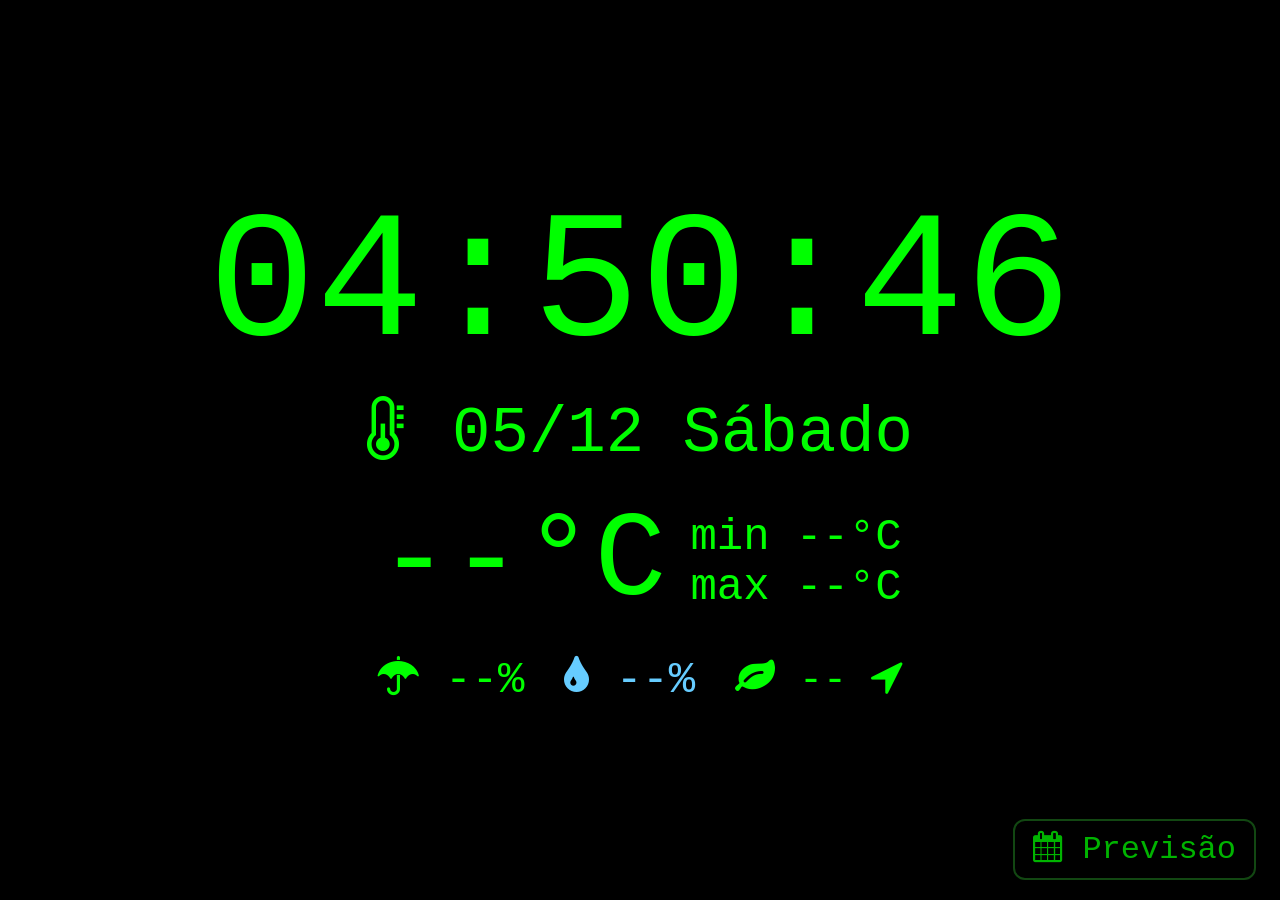
<file: index.html>
<!DOCTYPE html>
<html lang="pt-BR">
<head>
  <meta charset="UTF-8">
  <meta name="viewport" content="width=device-width, initial-scale=1, maximum-scale=1, user-scalable=no">
  <meta name="apple-mobile-web-app-capable" content="yes">
  <meta name="apple-mobile-web-app-status-bar-style" content="black">
  <title>iClock</title>
  <link rel="stylesheet" href="https://cdnjs.cloudflare.com/ajax/libs/font-awesome/4.7.0/css/font-awesome.min.css">
  <link rel="stylesheet" href="style.css?v=5">
</head>
<body>
  <div id="container">
    <div id="clock">--:--:--</div>
    <div id="dateWeekday">
      <i id="condition-icon" class="fa fa-thermometer-half"></i>
      <span id="date-string">--/--</span>
      <span id="weekday-string"></span>
    </div>
    <div id="temp-block">
      <div id="temp-main"><span id="temp-main-value">--</span>&deg;C</div>
      <div id="temp-range">
        <div id="temp-min">min --&deg;C</div>
        <div id="temp-max">max --&deg;C</div>
      </div>
    </div>
    <div id="weather-info">
      <div id="rain"><i class="fa fa-umbrella"></i> <span id="rain-text">--%</span></div>
      <div id="humidity"><i class="fa fa-tint"></i> <span id="humidity-text">--%</span></div>
      <div id="wind"><i class="fa fa-leaf"></i> <span id="wind-speed-text">--</span> <i id="wind-direction-icon" class="fa fa-location-arrow"></i></div>
    </div>
    <div id="birthdays" class="hidden">
      <i class="fa fa-birthday-cake"></i> <span id="birthdays-text"></span>
    </div>
  </div>
  <a id="forecast-link" href="forecast.html"><i class="fa fa-calendar"></i> Previsão</a>
  <script charset="utf-8" src="common.js?v=1"></script>
  <script charset="utf-8" src="script.js?v=3"></script>
</body>
</html>
</file>
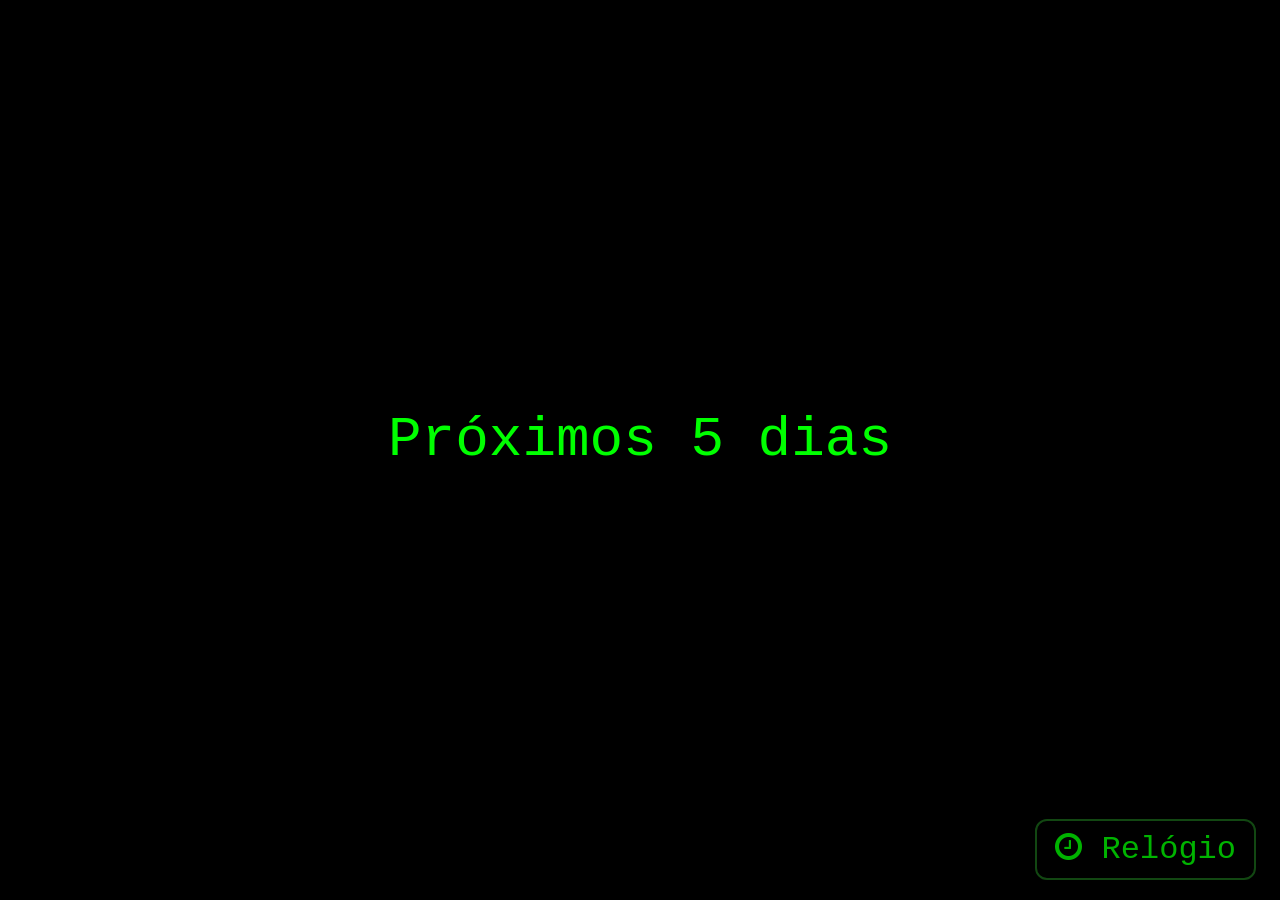
<file: forecast.html>
<!DOCTYPE html>
<html lang="pt-BR">
<head>
  <meta charset="UTF-8">
  <meta name="viewport" content="width=device-width, initial-scale=1, maximum-scale=1, user-scalable=no">
  <meta name="apple-mobile-web-app-capable" content="yes">
  <meta name="apple-mobile-web-app-status-bar-style" content="black">
  <title>iClock - Previsão</title>
  <link rel="stylesheet" href="https://cdnjs.cloudflare.com/ajax/libs/font-awesome/4.7.0/css/font-awesome.min.css">
  <link rel="stylesheet" href="style.css?v=5">
</head>
<body>
  <div id="container">
    <div id="forecast-title">Próximos 5 dias</div>
    <table id="forecast-table"><tbody id="forecast-body"></tbody></table>
  </div>
  <a id="back-link" href="index.html"><i class="fa fa-clock-o"></i> Relógio</a>
  <script charset="utf-8" src="common.js?v=1"></script>
  <script charset="utf-8" src="forecast.js?v=1"></script>
</body>
</html>
</file>
<file: style.css>
html, body {
  height: 100%;
}

body {
  background-color: #000000;
  color: #00ff00;
  font-family: Courier, monospace;
  text-align: center;
  margin: 0;
  -webkit-text-size-adjust: 100%;
  overflow: hidden;
}

#container {
  position: absolute;
  top: 50%;
  left: 50%;
  -webkit-transform: translate(-50%, -50%);
  transform: translate(-50%, -50%);
  width: 100%;
}

#clock {
  font-size: 180px;
  line-height: 1;
}

#dateWeekday {
  font-size: 64px;
  margin-top: 20px;
}

#condition-icon {
  margin-right: 0.15em;
}

#temp-block {
  display: -webkit-box;
  display: flex;
  -webkit-box-pack: center;
  justify-content: center;
  -webkit-box-align: center;
  align-items: center;
  margin-top: 24px;
}

/* Tap the temperature or wind to switch °C/km/h <-> °F/mph (and date order) */
#temp-block, #wind {
  cursor: pointer;
  -webkit-tap-highlight-color: rgba(0, 0, 0, 0);
  -webkit-user-select: none;
  user-select: none;
}

#temp-main {
  font-size: 120px;
  margin-right: 24px;
}

#temp-range {
  display: -webkit-box;
  display: flex;
  -webkit-box-orient: vertical;
  -webkit-box-direction: normal;
  -webkit-flex-direction: column;
  flex-direction: column;
  -webkit-box-pack: center;
  justify-content: center;
  font-size: 44px;
  text-align: left;
}

#weather-info {
  display: -webkit-box;
  display: flex;
  -webkit-box-pack: center;
  justify-content: center;
  -webkit-box-align: center;
  align-items: center;
  margin-top: 24px;
}

#rain, #humidity {
  font-size: 44px;
  margin-right: 40px;
  white-space: nowrap;
}

#humidity {
  color: #66ccff;
}

#wind {
  font-size: 40px;
  white-space: nowrap;
}

#wind-direction-icon {
  display: inline-block;
}

/* Rain text colors */
.rain-dry  { color: #ffff66; }
.rain-wet  { color: #66ccff; }

/* Wind speed colors */
.wind-calm     { color: #66ffcc; }
.wind-moderate { color: #ff9933; }
.wind-strong   { color: #ff3333; }

/* Dim the whole weather block when data is stale */
.stale {
  opacity: 0.45;
}

/* Today's birthdays line (hidden when nobody has a birthday today) */
#birthdays {
  font-size: 32px;
  margin-top: 24px;
  color: #ffcc00;   /* gold */
}

.hidden {
  display: none;
}

/* Corner buttons: clock -> forecast, forecast -> clock. Big tap target for
   the iPad; kept dim so they don't compete with the clock. */
#forecast-link, #back-link {
  position: absolute;
  right: 24px;
  bottom: 20px;
  padding: 10px 18px;
  font-size: 32px;
  color: #00ff00;
  text-decoration: none;
  border: 2px solid #1a661a;
  border-radius: 12px;
  opacity: 0.7;
  -webkit-tap-highlight-color: rgba(0, 0, 0, 0);
}

/* Forecast page: one row per day */
#forecast-title {
  font-size: 56px;
  margin-bottom: 20px;
}

#forecast-table {
  margin: 0 auto;
  border-collapse: separate;
  border-spacing: 0 6px;
  font-size: 48px;
  cursor: pointer;
  -webkit-tap-highlight-color: rgba(0, 0, 0, 0);
  -webkit-user-select: none;
  user-select: none;
}

#forecast-table td {
  padding: 4px 22px;
  white-space: nowrap;
}

.fc-day {
  text-align: left;
}

.fc-date {
  display: block;
  font-size: 28px;
  color: #339933;
}

.fc-icon {
  font-size: 56px;
}

.fc-temp, .fc-rain {
  text-align: right;
}

/* ---------------------------------------------------------------------------
   Phone layout. The desktop/iPad sizes above are fixed pixels tuned for a
   large screen; on a narrow phone they overflow (the clock and wind spill off
   the edges). Below ~600px we switch to viewport-relative sizes so everything
   scales to the phone's width, and let the weather rows wrap instead of
   running off-screen.
   --------------------------------------------------------------------------- */
@media (max-width: 600px) {
  #container {
    width: 100%;
    box-sizing: border-box;
    padding: 0 12px;
  }

  #clock {
    font-size: 17vw;   /* 8 monospace chars (HH:MM:SS) fit the width */
  }

  #dateWeekday {
    font-size: 9vw;
    margin-top: 3vw;
  }

  #temp-block {
    margin-top: 4vw;
    -webkit-box-pack: center;
    justify-content: center;
    -webkit-flex-wrap: wrap;
    flex-wrap: wrap;
  }

  #temp-main {
    font-size: 16vw;
    margin-right: 4vw;
  }

  #temp-range {
    font-size: 6vw;
  }

  #weather-info {
    margin-top: 4vw;
    -webkit-flex-wrap: wrap;
    flex-wrap: wrap;
  }

  #rain, #humidity {
    font-size: 5.5vw;
    margin-right: 5vw;
  }

  #wind {
    font-size: 5.5vw;
  }

  #birthdays {
    font-size: 4.5vw;
    margin-top: 4vw;
  }

  #forecast-link, #back-link {
    right: 3vw;
    bottom: 3vw;
    padding: 2vw 3vw;
    font-size: 5vw;
  }

  #forecast-title {
    font-size: 8vw;
    margin-bottom: 3vw;
  }

  #forecast-table {
    font-size: 6vw;
  }

  #forecast-table td {
    padding: 1vw 2vw;
  }

  .fc-date {
    font-size: 3.6vw;
  }

  .fc-icon {
    font-size: 7vw;
  }
}
</file>
